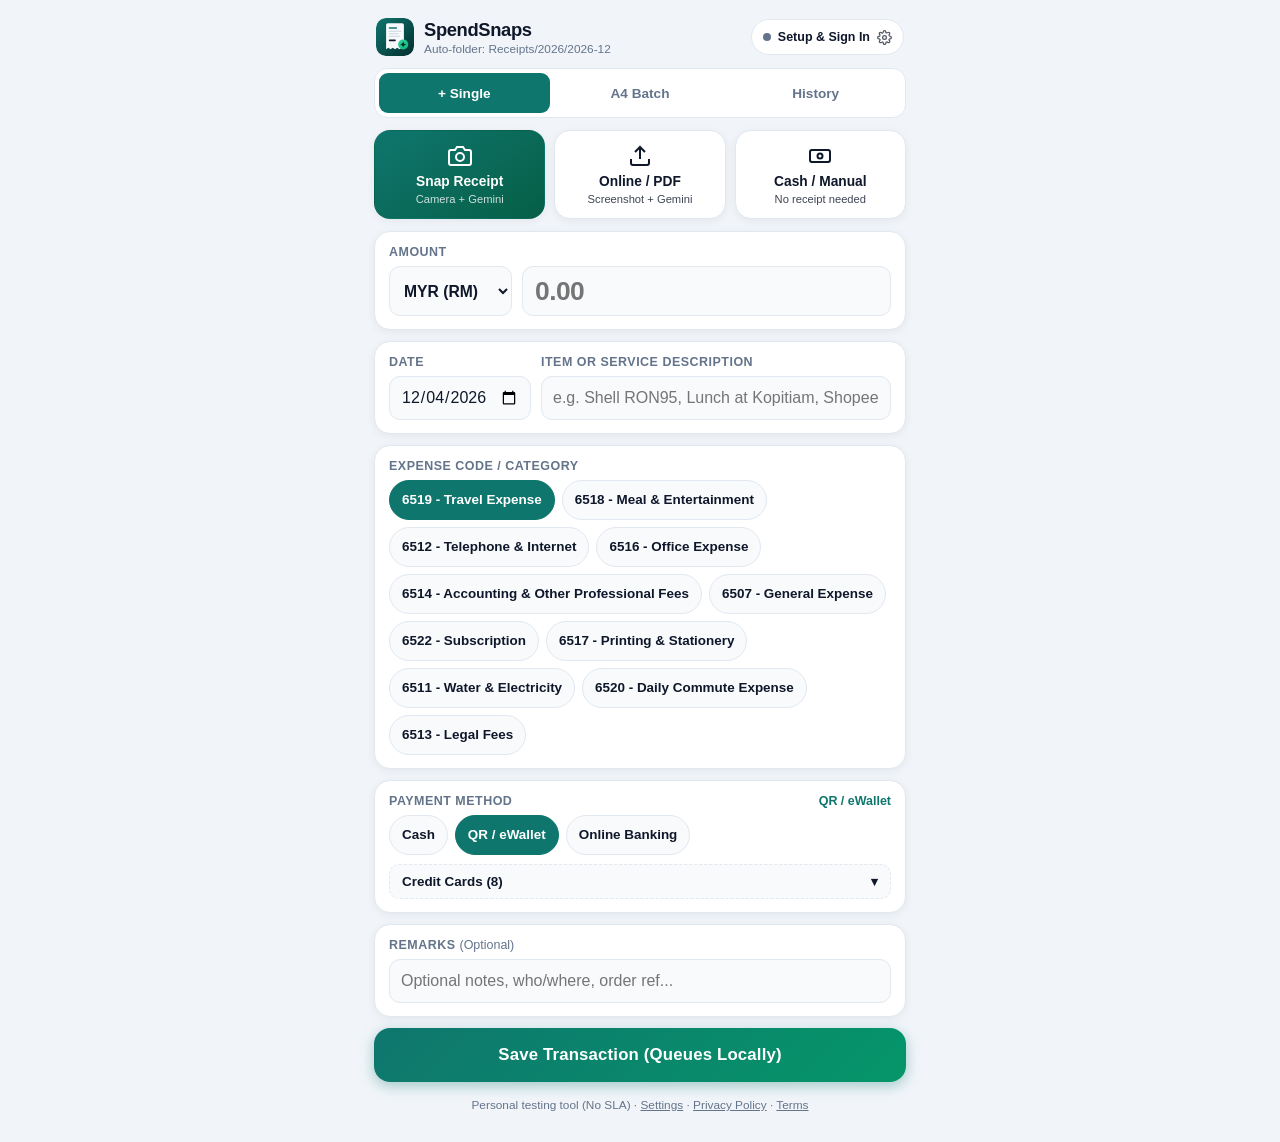
<file: index.html>
<!DOCTYPE html>
<html lang="en">
<head>
  <meta charset="UTF-8" />
  <meta name="viewport" content="width=device-width, initial-scale=1.0, viewport-fit=cover" />
  <meta name="theme-color" content="#0f766e" />
  <meta name="mobile-web-app-capable" content="yes" />
  <meta name="apple-mobile-web-app-capable" content="yes" />
  <meta name="apple-mobile-web-app-title" content="SpendSnaps" />
  <meta name="apple-mobile-web-app-status-bar-style" content="black-translucent" />
  <title>SpendSnaps — Smart Expense Tracker</title>
  <link rel="manifest" href="./manifest.webmanifest" />
  <link rel="icon" type="image/svg+xml" href="./icons/icon.svg" />
  <link rel="apple-touch-icon" href="./icons/icon-192.png" />
  <link rel="stylesheet" href="./styles.css" />
  <!-- Google Identity Services (OAuth 2.0 Token Client for Google Workspace / Gmail) -->
  <script src="https://accounts.google.com/gsi/client" async defer></script>
</head>
<body>
  <div class="app-shell">
    <!-- Top App Header -->
    <header class="topbar">
      <div class="brand">
        <img src="./icons/icon.svg" alt="" class="brand-icon" />
        <div>
          <h1 class="brand-title">SpendSnaps</h1>
          <p class="brand-sub" id="monthFolderHint">Auto-folder: —</p>
        </div>
      </div>

      <div class="topbar-actions">
        <button type="button" id="googleStatusBtn" class="status-pill status-unconfigured" title="Sync Status &amp; Settings">
          <span class="status-dot"></span>
          <span id="googleStatusText" class="status-pill-label">Setup &amp; Sign In</span>
          <svg class="status-gear" viewBox="0 0 24 24" width="15" height="15" fill="none" stroke="currentColor" stroke-width="2" aria-hidden="true">
            <circle cx="12" cy="12" r="3"/>
            <path d="M19.4 15a1.65 1.65 0 0 0 .33 1.82l.06.06a2 2 0 1 1-2.83 2.83l-.06-.06a1.65 1.65 0 0 0-1.82-.33 1.65 1.65 0 0 0-1 1.51V21a2 2 0 0 1-4 0v-.09a1.65 1.65 0 0 0-1-1.51 1.65 1.65 0 0 0-1.82.33l-.06.06a2 2 0 1 1-2.83-2.83l.06-.06a1.65 1.65 0 0 0 .33-1.82 1.65 1.65 0 0 0-1.51-1H3a2 2 0 0 1 0-4h.09a1.65 1.65 0 0 0 1.51-1 1.65 1.65 0 0 0-.33-1.82l-.06-.06a2 2 0 1 1 2.83-2.83l.06.06a1.65 1.65 0 0 0 1.82.33h.08a1.65 1.65 0 0 0 1-1.51V3a2 2 0 0 1 4 0v.09a1.65 1.65 0 0 0 1 1.51h.08a1.65 1.65 0 0 0 1.82-.33l.06-.06a2 2 0 1 1 2.83 2.83l-.06.06a1.65 1.65 0 0 0-.33 1.82v.08a1.65 1.65 0 0 0 1.51 1H21a2 2 0 0 1 0 4h-.09a1.65 1.65 0 0 0-1.51 1z"/>
          </svg>
        </button>
      </div>
    </header>

    <!-- Navigation Switcher -->
    <nav class="main-tabs" role="tablist">
      <button type="button" class="tab-btn active" data-tab="record" role="tab" aria-selected="true">
        + Single
      </button>
      <button type="button" class="tab-btn" data-tab="batch" role="tab" aria-selected="false">
        A4 Batch
      </button>
      <button type="button" class="tab-btn" data-tab="history" role="tab" aria-selected="false">
        History
        <span id="pendingBadge" class="badge hidden">0</span>
      </button>
    </nav>

    <!-- PWA Install Banner (shown when installable on Android Chrome) -->
    <div id="installBanner" class="install-banner hidden">
      <span>Install <strong>SpendSnaps</strong> to your home screen for 1-tap access.</span>
      <button type="button" id="installAppBtn" class="btn-small">Install</button>
    </div>

    <!-- ==================== TAB 1: RECORD SPEND ==================== -->
    <main id="tab-record" class="tab-panel">
      <!-- Hidden file inputs: Camera vs Gallery/PDF -->
      <input type="file" id="cameraInput" accept="image/*" capture="environment" class="sr-only" />
      <input type="file" id="uploadInput" accept="image/*,application/pdf" class="sr-only" />

      <!-- 3 Fast Capture Modes -->
      <section class="capture-grid" aria-label="Entry Mode">
        <button type="button" id="snapReceiptBtn" class="capture-card capture-primary">
          <svg viewBox="0 0 24 24" width="24" height="24" fill="none" stroke="currentColor" stroke-width="2">
            <path d="M23 19a2 2 0 0 1-2 2H3a2 2 0 0 1-2-2V8a2 2 0 0 1 2-2h4l2-3h6l2 3h4a2 2 0 0 1 2 2z"/>
            <circle cx="12" cy="13" r="4"/>
          </svg>
          <span class="capture-title">Snap Receipt</span>
          <span class="capture-sub">Camera + Gemini</span>
        </button>

        <button type="button" id="uploadOnlineBtn" class="capture-card">
          <svg viewBox="0 0 24 24" width="24" height="24" fill="none" stroke="currentColor" stroke-width="2">
            <path d="M21 15v4a2 2 0 0 1-2 2H5a2 2 0 0 1-2-2v-4"/>
            <polyline points="17 8 12 3 7 8"/>
            <line x1="12" y1="3" x2="12" y2="15"/>
          </svg>
          <span class="capture-title">Online / PDF</span>
          <span class="capture-sub">Screenshot + Gemini</span>
        </button>

        <button type="button" id="manualCashBtn" class="capture-card">
          <svg viewBox="0 0 24 24" width="24" height="24" fill="none" stroke="currentColor" stroke-width="2">
            <rect x="2" y="6" width="20" height="12" rx="2"/>
            <circle cx="12" cy="12" r="2.5"/>
            <path d="M6 12h.01M18 12h.01"/>
          </svg>
          <span class="capture-title">Cash / Manual</span>
          <span class="capture-sub">No receipt needed</span>
        </button>
      </section>

      <!-- Gemini Scanning / Receipt Preview Strip -->
      <section id="receiptStrip" class="receipt-strip hidden">
        <div class="receipt-preview-row">
          <div id="receiptThumbWrap" class="receipt-thumb-wrap" title="Tap to inspect receipt">
            <img id="receiptThumbImg" alt="Receipt preview" class="receipt-thumb" />
            <div id="receiptPdfBadge" class="receipt-pdf-badge hidden">PDF</div>
          </div>
          <div class="receipt-meta">
            <div id="geminiStatusLine" class="gemini-status">Receipt attached</div>
            <div id="receiptFileInfo" class="receipt-file-info"></div>
            <div class="receipt-actions">
              <button type="button" id="rescanGeminiBtn" class="btn-ghost-sm">✨ Re-scan with Gemini</button>
              <button type="button" id="removeReceiptBtn" class="btn-ghost-sm danger-text">Remove</button>
            </div>
          </div>
        </div>
      </section>

      <!-- Transaction Form -->
      <form id="expenseForm" class="expense-form" novalidate>
        <!-- Amount + Currency Row -->
        <div class="card-section amount-box">
          <div class="amount-header">
            <label for="amountInput" class="field-label">Amount</label>
            <span id="myrEquivalentBadge" class="myr-eq-badge hidden">≈ RM 0.00</span>
          </div>
          <div class="amount-input-row">
            <select id="currencySelect" class="currency-select" aria-label="Currency"></select>
            <input
              type="number"
              id="amountInput"
              inputmode="decimal"
              step="0.01"
              min="0"
              placeholder="0.00"
              required
              class="amount-input"
            />
          </div>

          <!-- Foreign Currency Exchange Strip (only visible when non-MYR selected) -->
          <div id="fxStrip" class="fx-strip hidden">
            <div class="fx-row">
              <span id="fxLabel">Exchange rate to MYR:</span>
              <input type="number" id="fxRateInput" inputmode="decimal" step="0.00001" min="0" class="fx-rate-input" />
            </div>
            <p class="fx-hint">Sheet logs <strong>MYR</strong> total &amp; saves original currency in Remarks.</p>
          </div>
        </div>

        <!-- Date & Item/Service Description -->
        <div class="card-section two-col-fields">
          <div class="field-group">
            <label for="dateInput" class="field-label">Date</label>
            <input type="date" id="dateInput" required class="text-input" />
          </div>
          <div class="field-group">
            <label for="descriptionInput" class="field-label">Item or Service Description</label>
            <input
              type="text"
              id="descriptionInput"
              placeholder="e.g. Shell RON95, Lunch at Kopitiam, Shopee..."
              required
              class="text-input"
            />
          </div>
        </div>

        <!-- Category / Expense Code Chips -->
        <div class="card-section">
          <label class="field-label">Expense Code / Category</label>
          <div id="categoryChips" class="chip-grid" role="radiogroup" aria-label="Expense Code / Category"></div>
        </div>

        <!-- 2-Tier Payment Method Chips -->
        <div class="card-section">
          <div class="section-label-row">
            <label class="field-label">Payment Method</label>
            <span id="selectedPaymentLabel" class="selected-pill-hint"></span>
          </div>
          <div id="quickPaymentChips" class="chip-grid"></div>

          <button type="button" id="toggleCardsDrawerBtn" class="cards-drawer-toggle">
            <span id="cardsDrawerBtnText">Credit Cards (8)</span>
            <span id="cardsDrawerChevron">▾</span>
          </button>

          <div id="cardPaymentChips" class="chip-grid cards-grid hidden"></div>
        </div>

        <!-- Remarks -->
        <div class="card-section">
          <label for="remarksInput" class="field-label">Remarks <span class="optional-tag">(Optional)</span></label>
          <input
            type="text"
            id="remarksInput"
            placeholder="Optional notes, who/where, order ref..."
            class="text-input"
          />
        </div>

        <!-- Sticky / Prominent Submit -->
        <button type="submit" id="saveExpenseBtn" class="btn-submit">
          Save Transaction
        </button>
      </form>
    </main>

    <!-- ==================== TAB 2: A4 MULTI-RECEIPT BATCH ==================== -->
    <section id="tab-batch" class="tab-panel hidden">
      <input type="file" id="batchCameraInput" accept="image/*" capture="environment" class="sr-only" />
      <input type="file" id="batchUploadInput" accept="image/*,application/pdf" class="sr-only" />

      <div class="batch-capture-grid" aria-label="A4 Multi-Receipt Capture">
        <button type="button" id="snapBatchBtn" class="capture-card capture-primary">
          <svg viewBox="0 0 24 24" width="24" height="24" fill="none" stroke="currentColor" stroke-width="2">
            <rect x="4" y="2" width="16" height="20" rx="2"/>
            <line x1="8" y1="7" x2="16" y2="7"/>
            <line x1="8" y1="12" x2="16" y2="12"/>
            <line x1="8" y1="17" x2="13" y2="17"/>
          </svg>
          <span class="capture-title">Snap A4 Sheet</span>
          <span class="capture-sub">Multiple receipts on 1 page</span>
        </button>

        <button type="button" id="uploadBatchBtn" class="capture-card">
          <svg viewBox="0 0 24 24" width="24" height="24" fill="none" stroke="currentColor" stroke-width="2">
            <path d="M21 15v4a2 2 0 0 1-2 2H5a2 2 0 0 1-2-2v-4"/>
            <polyline points="17 8 12 3 7 8"/>
            <line x1="12" y1="3" x2="12" y2="15"/>
          </svg>
          <span class="capture-title">Upload A4 / PDF</span>
          <span class="capture-sub">Photo or scanned sheet</span>
        </button>
      </div>

      <p class="batch-hint-banner">
        Stick multiple monthly receipts onto an A4 sheet and snap once. Gemini extracts each receipt into its own row while uploading the intact A4 photo once to Google Drive.
      </p>

      <!-- A4 Sheet Preview & Scan Status -->
      <div id="batchStrip" class="receipt-strip hidden">
        <div class="receipt-preview-row">
          <div id="batchThumbWrap" class="receipt-thumb-wrap" title="Tap to zoom A4 sheet">
            <img id="batchThumbImg" alt="A4 receipts preview" class="receipt-thumb" />
            <div id="batchPdfBadge" class="receipt-pdf-badge hidden">PDF</div>
          </div>
          <div class="receipt-meta">
            <div id="batchStatusLine" class="gemini-status">A4 sheet attached</div>
            <div id="batchFileInfo" class="receipt-file-info"></div>
            <div class="receipt-actions">
              <button type="button" id="rescanBatchBtn" class="btn-ghost-sm">✨ Re-scan A4</button>
              <button type="button" id="addBatchItemBtn" class="btn-ghost-sm">+ Add Missed</button>
              <button type="button" id="clearBatchBtn" class="btn-ghost-sm danger-text">Clear</button>
            </div>
          </div>
        </div>
      </div>

      <!-- Default Payment Method Bar for unmarked slips on the A4 page -->
      <div id="batchDefaultBar" class="card-section batch-default-bar hidden">
        <div class="batch-default-row">
          <label for="batchDefaultPaymentSelect" class="field-label" style="margin-bottom:0">
            Default Payment (Unmarked Slips)
          </label>
          <div class="batch-default-controls">
            <select id="batchDefaultPaymentSelect" class="batch-select"></select>
            <button type="button" id="applyDefaultPaymentAllBtn" class="btn-ghost-sm">Apply All</button>
          </div>
        </div>
      </div>

      <!-- Extracted Receipt Cards -->
      <div id="batchItemsList" class="batch-items-list"></div>

      <button type="button" id="saveBatchBtn" class="btn-submit hidden">
        Save All Receipts to Google Sheet
      </button>
    </section>

    <!-- ==================== TAB 3: HISTORY & SUMMARY ==================== -->
    <section id="tab-history" class="tab-panel hidden">
      <!-- Pending Offline Sync Banner -->
      <div id="pendingSyncCard" class="pending-card hidden">
        <div>
          <strong id="pendingCountTitle">1 unsynced entry</strong>
          <p class="pending-sub">Saved safely on your phone. Sync to upload receipts &amp; rows to Google.</p>
        </div>
        <button type="button" id="syncPendingNowBtn" class="btn-small">Sync Now</button>
      </div>

      <!-- Quick Monthly Summary Card -->
      <div class="card-section summary-card">
        <div class="summary-top">
          <div>
            <span class="field-label">Month Filter</span>
            <select id="historyMonthSelect" class="month-select"></select>
          </div>
          <div class="summary-total-box">
            <span class="field-label">Monthly Total</span>
            <div id="historyMonthTotal" class="summary-big-total">RM 0.00</div>
          </div>
        </div>

        <div id="categoryBreakdownBars" class="breakdown-bars"></div>

        <div class="summary-actions">
          <button type="button" id="refreshCloudHistoryBtn" class="btn-outline-sm">↻ Refresh from Sheet</button>
          <a id="openFullSheetBtn" href="#" target="_blank" rel="noopener" class="btn-outline-sm hidden">
            Open Full Dashboard in Sheets ↗
          </a>
        </div>
      </div>

      <!-- Recent Transactions List -->
      <div class="card-section">
        <h2 class="section-heading">Transactions</h2>
        <div id="historyList" class="history-list"></div>
      </div>
    </section>

    <footer style="text-align:center; padding: 16px 4px 2px; font-size: 0.74rem; color: var(--text-muted);">
      Personal testing tool (No SLA) &middot;
      <button type="button" id="footerSettingsBtn" style="background:none; border:none; padding:0; font:inherit; color: var(--text-muted); text-decoration:underline; cursor:pointer;">Settings</button> &middot;
      <a href="./privacy.html" style="color: var(--text-muted);">Privacy Policy</a> &middot;
      <a href="./terms.html" style="color: var(--text-muted);">Terms</a>
    </footer>
  </div>

  <!-- ==================== RECEIPT LIGHTBOX MODAL ==================== -->
  <div id="lightboxModal" class="modal-backdrop hidden" role="dialog" aria-modal="true">
    <div class="lightbox-box">
      <img id="lightboxImg" alt="Full receipt" class="lightbox-img" />
      <button type="button" id="closeLightboxBtn" class="btn-small">Close Preview</button>
    </div>
  </div>

  <!-- ==================== SETTINGS MODAL ==================== -->
  <div id="settingsModal" class="modal-backdrop hidden" role="dialog" aria-modal="true" aria-labelledby="settingsTitle">
    <div class="modal-sheet">
      <div class="modal-header">
        <h2 id="settingsTitle">Settings &amp; Cloud Setup</h2>
        <button type="button" id="closeSettingsBtn" class="icon-btn" aria-label="Close Settings">✕</button>
      </div>

      <div class="modal-body">
        <!-- 1. Gemini AI -->
        <div class="settings-block">
          <h3>1. Gemini Receipt Auto-Fill</h3>
          <p class="settings-help">
            Reads snapped receipts, card slips &amp; online screenshots in ~2s. Stored locally on this device only.
            <a href="https://aistudio.google.com/apikey" target="_blank" rel="noopener">Get API Key ↗</a>
          </p>
          <label class="field-label" for="geminiKeyInput">Gemini API Key</label>
          <div class="input-with-btn">
            <input type="password" id="geminiKeyInput" placeholder="AIzaSy..." class="text-input" autocomplete="off" />
            <button type="button" id="toggleKeyVisBtn" class="btn-outline-sm">Show</button>
          </div>

          <label class="field-label mt-sm" for="geminiModelSelect">Gemini Model <span class="optional-tag">(Auto-switches backup models on 503 traffic spikes)</span></label>
          <select id="geminiModelSelect" class="text-input"></select>
        </div>

        <!-- 2. Google Workspace Sync & Bukku Export -->
        <div class="settings-block">
          <h3>2. Google Sheets &amp; Bukku Export</h3>
          <p class="settings-help">
            Each signed-in user gets their own private <code>Expense Tracker</code> Drive folder
            (<code>Receipts/YYYY/YYYY-MM</code>) and 4-tab <code>Expense Ledger</code> Sheet
            (including a ready-to-copy <code>Bukku Export</code> tab).
          </p>
          <label class="field-label" for="bukkuEmployeeInput">Bukku Employee Name <span class="optional-tag">(Contact's legal name in Bukku)</span></label>
          <input
            type="text"
            id="bukkuEmployeeInput"
            placeholder="Exact Contact legal name in Bukku"
            class="text-input"
          />

          <label class="field-label mt-sm" for="googleClientIdInput">Google OAuth Client ID</label>
          <input
            type="text"
            id="googleClientIdInput"
            placeholder="123456789-abc...apps.googleusercontent.com"
            class="text-input"
          />

          <div class="settings-btn-row mt-sm">
            <button type="button" id="settingsGoogleConnectBtn" class="btn-primary-sm">
              Sign in with Google
            </button>
            <button type="button" id="settingsGoogleSignOutBtn" class="btn-outline-sm hidden">
              Sign Out
            </button>
            <a id="openSheetSettingsBtn" href="#" target="_blank" rel="noopener" class="btn-outline-sm hidden">
              Open Google Sheet ↗
            </a>
            <button type="button" id="repairDashboardBtn" class="btn-outline-sm">
              ↻ Upgrade / Repair Sheet Tabs
            </button>
            <button type="button" id="copyColleagueLinkBtn" class="btn-outline-sm">
              Copy Colleague Invite Link
            </button>
          </div>
          <p id="connectedAccountInfo" class="settings-connected-note"></p>
          <label style="display:flex; align-items:flex-start; gap:8px; margin-top:10px; font-size:0.78rem; color:var(--text-muted); cursor:pointer; line-height:1.4;">
            <input type="checkbox" id="shareUsagePingCheckbox" checked style="margin-top:2px; accent-color:var(--primary);" />
            <span>Share basic active-tester status (Name, Email &amp; Device only — never receipts, amounts, or keys). <a href="./privacy.html" target="_blank" rel="noopener">Privacy Policy</a></span>
          </label>
        </div>

        <!-- 3. Expense Codes / Categories -->
        <div class="settings-block">
          <h3>3. Expense Codes / Categories</h3>
          <p class="settings-help">One expense code or category per line. Synced with your Sheet's <code>Settings</code> tab.</p>
          <textarea id="categoriesTextarea" rows="8" class="text-input mono-textarea"></textarea>

          <div class="settings-btn-row mt-sm">
            <button type="button" id="loadExpenseCodesPresetBtn" class="btn-outline-sm">
              Load 65xx Expense Codes
            </button>
            <button type="button" id="loadPersonalCategoriesPresetBtn" class="btn-outline-sm">
              Personal Family Preset
            </button>
          </div>
        </div>

        <!-- 4. Payment Methods & Card Last-4 Digits -->
        <div class="settings-block">
          <div class="section-label-row">
            <h3>4. Payment Methods &amp; Cards</h3>
          </div>
          <p class="settings-help">
            Format: <code>Name | quick or card | Optional card last-4 digits or hints</code><br/>
            <em>Tip: Add your card's last 4 digits (e.g. <code>RHB Shell | card | 4821, Shell</code>) so Gemini auto-selects that exact card from receipts!</em>
          </p>
          <textarea id="paymentMethodsTextarea" rows="9" class="text-input mono-textarea"></textarea>

          <div class="settings-btn-row mt-sm">
            <button type="button" id="loadMyCardsPresetBtn" class="btn-outline-sm">
              Load My 8-Card Preset
            </button>
            <button type="button" id="loadColleaguePresetBtn" class="btn-outline-sm">
              Colleague Simple Preset
            </button>
          </div>
        </div>
      </div>

      <div class="modal-footer">
        <button type="button" id="pullSheetSettingsBtn" class="btn-outline-sm">Pull from Sheet</button>
        <button type="button" id="saveSettingsBtn" class="btn-primary-sm">Save Settings</button>
      </div>
    </div>
  </div>

  <!-- Toast Notification -->
  <div id="toast" class="toast hidden" role="status" aria-live="polite"></div>

  <script type="module" src="./js/app.js"></script>
</body>
</html>
</file>
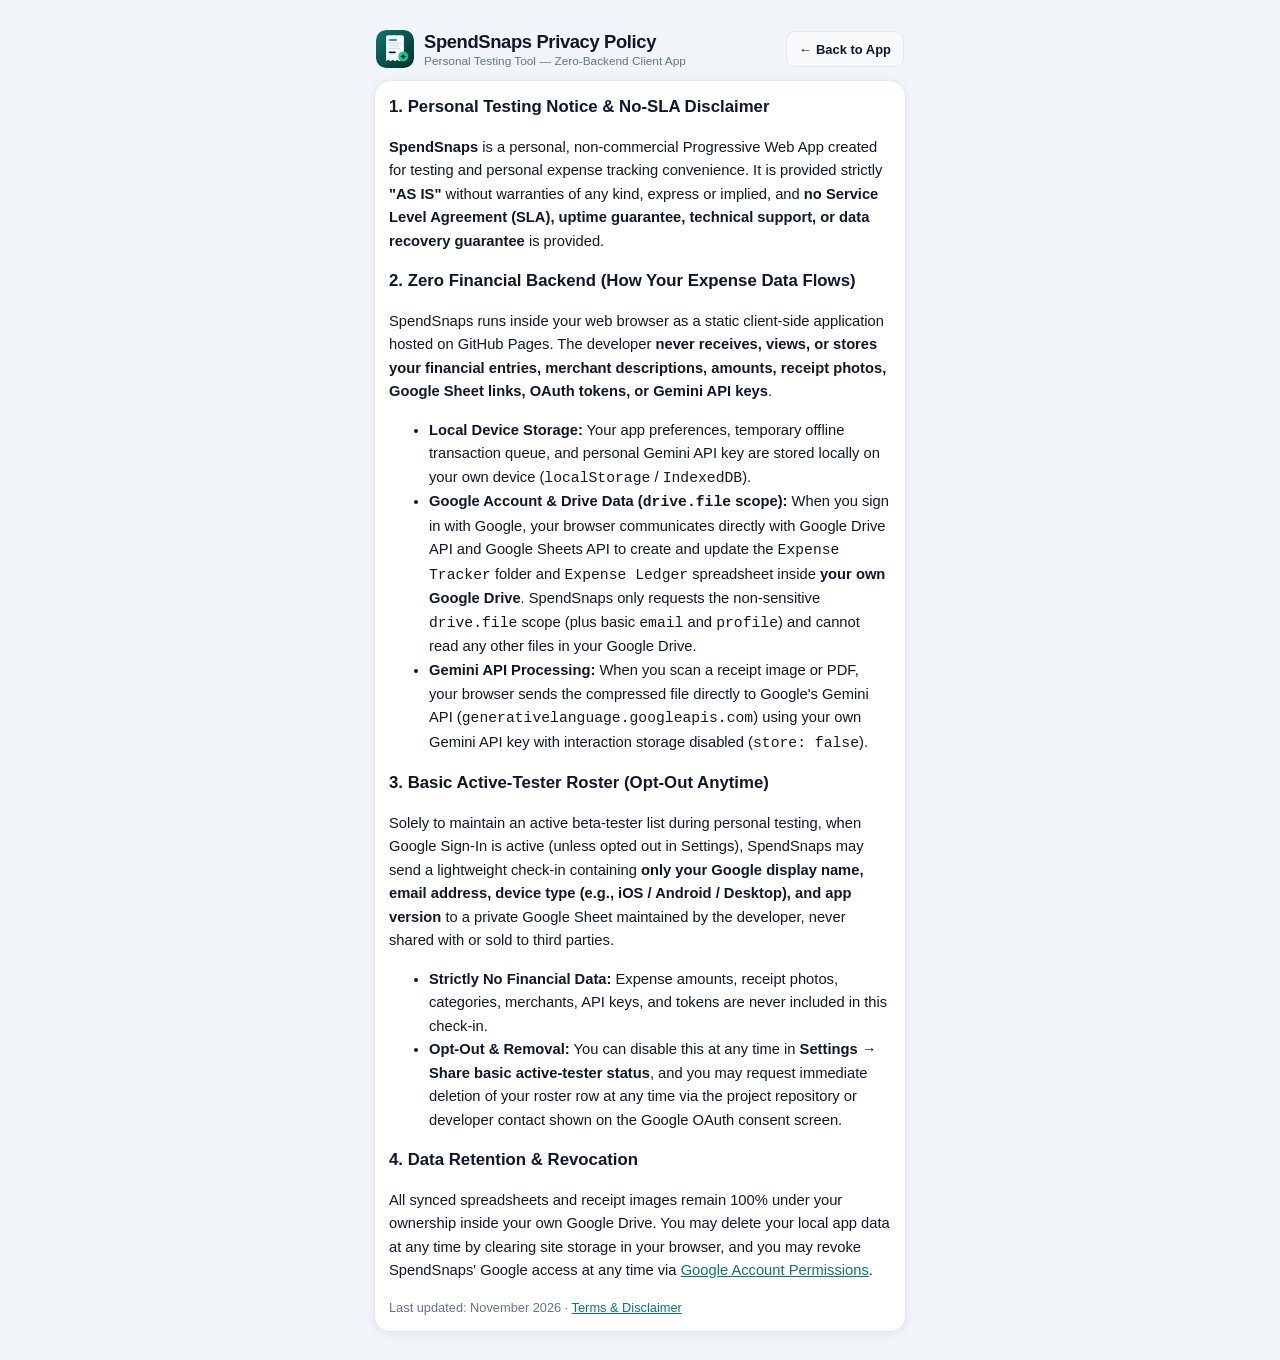
<file: privacy.html>
<!DOCTYPE html>
<html lang="en">
<head>
  <meta charset="UTF-8" />
  <meta name="viewport" content="width=device-width, initial-scale=1.0" />
  <title>Privacy Policy &amp; Disclaimer — SpendSnaps</title>
  <link rel="icon" type="image/svg+xml" href="./icons/icon.svg" />
  <link rel="stylesheet" href="./styles.css" />
</head>
<body>
  <div class="app-shell" style="padding-top: 24px;">
    <header class="topbar">
      <div class="brand">
        <img src="./icons/icon.svg" alt="SpendSnaps Logo" class="brand-icon" />
        <div>
          <h1 class="brand-title">SpendSnaps Privacy Policy</h1>
          <p class="brand-sub">Personal Testing Tool — Zero-Backend Client App</p>
        </div>
      </div>
      <a href="./index.html" class="btn-outline-sm">← Back to App</a>
    </header>

    <div class="card-section" style="line-height: 1.6; font-size: 0.92rem;">
      <h2 style="margin-top: 0; font-size: 1.05rem;">1. Personal Testing Notice &amp; No-SLA Disclaimer</h2>
      <p>
        <strong>SpendSnaps</strong> is a personal, non-commercial Progressive Web App created for testing and personal expense tracking convenience.
        It is provided strictly <strong>"AS IS"</strong> without warranties of any kind, express or implied, and <strong>no Service Level Agreement (SLA), uptime guarantee, technical support, or data recovery guarantee</strong> is provided.
      </p>

      <h2 style="font-size: 1.05rem;">2. Zero Financial Backend (How Your Expense Data Flows)</h2>
      <p>
        SpendSnaps runs inside your web browser as a static client-side application hosted on GitHub Pages.
        The developer <strong>never receives, views, or stores your financial entries, merchant descriptions, amounts, receipt photos, Google Sheet links, OAuth tokens, or Gemini API keys</strong>.
      </p>
      <ul>
        <li><strong>Local Device Storage:</strong> Your app preferences, temporary offline transaction queue, and personal Gemini API key are stored locally on your own device (<code>localStorage</code> / <code>IndexedDB</code>).</li>
        <li><strong>Google Account &amp; Drive Data (<code>drive.file</code> scope):</strong> When you sign in with Google, your browser communicates directly with Google Drive API and Google Sheets API to create and update the <code>Expense Tracker</code> folder and <code>Expense Ledger</code> spreadsheet inside <strong>your own Google Drive</strong>. SpendSnaps only requests the non-sensitive <code>drive.file</code> scope (plus basic <code>email</code> and <code>profile</code>) and cannot read any other files in your Google Drive.</li>
        <li><strong>Gemini API Processing:</strong> When you scan a receipt image or PDF, your browser sends the compressed file directly to Google's Gemini API (<code>generativelanguage.googleapis.com</code>) using your own Gemini API key with interaction storage disabled (<code>store: false</code>).</li>
      </ul>

      <h2 style="font-size: 1.05rem;">3. Basic Active-Tester Roster (Opt-Out Anytime)</h2>
      <p>
        Solely to maintain an active beta-tester list during personal testing, when Google Sign-In is active (unless opted out in Settings), SpendSnaps may send a lightweight check-in containing <strong>only your Google display name, email address, device type (e.g., iOS / Android / Desktop), and app version</strong> to a private Google Sheet maintained by the developer, never shared with or sold to third parties.
      </p>
      <ul>
        <li><strong>Strictly No Financial Data:</strong> Expense amounts, receipt photos, categories, merchants, API keys, and tokens are never included in this check-in.</li>
        <li><strong>Opt-Out &amp; Removal:</strong> You can disable this at any time in <strong>Settings → Share basic active-tester status</strong>, and you may request immediate deletion of your roster row at any time via the project repository or developer contact shown on the Google OAuth consent screen.</li>
      </ul>

      <h2 style="font-size: 1.05rem;">4. Data Retention &amp; Revocation</h2>
      <p>
        All synced spreadsheets and receipt images remain 100% under your ownership inside your own Google Drive. You may delete your local app data at any time by clearing site storage in your browser, and you may revoke SpendSnaps' Google access at any time via <a href="https://myaccount.google.com/permissions" target="_blank" rel="noopener" style="color: var(--primary);">Google Account Permissions</a>.
      </p>

      <p style="color: var(--text-muted); font-size: 0.8rem; margin-bottom: 0;">
        Last updated: November 2026 &middot; <a href="./terms.html" style="color: var(--primary);">Terms &amp; Disclaimer</a>
      </p>
    </div>
  </div>
</body>
</html>
</file>
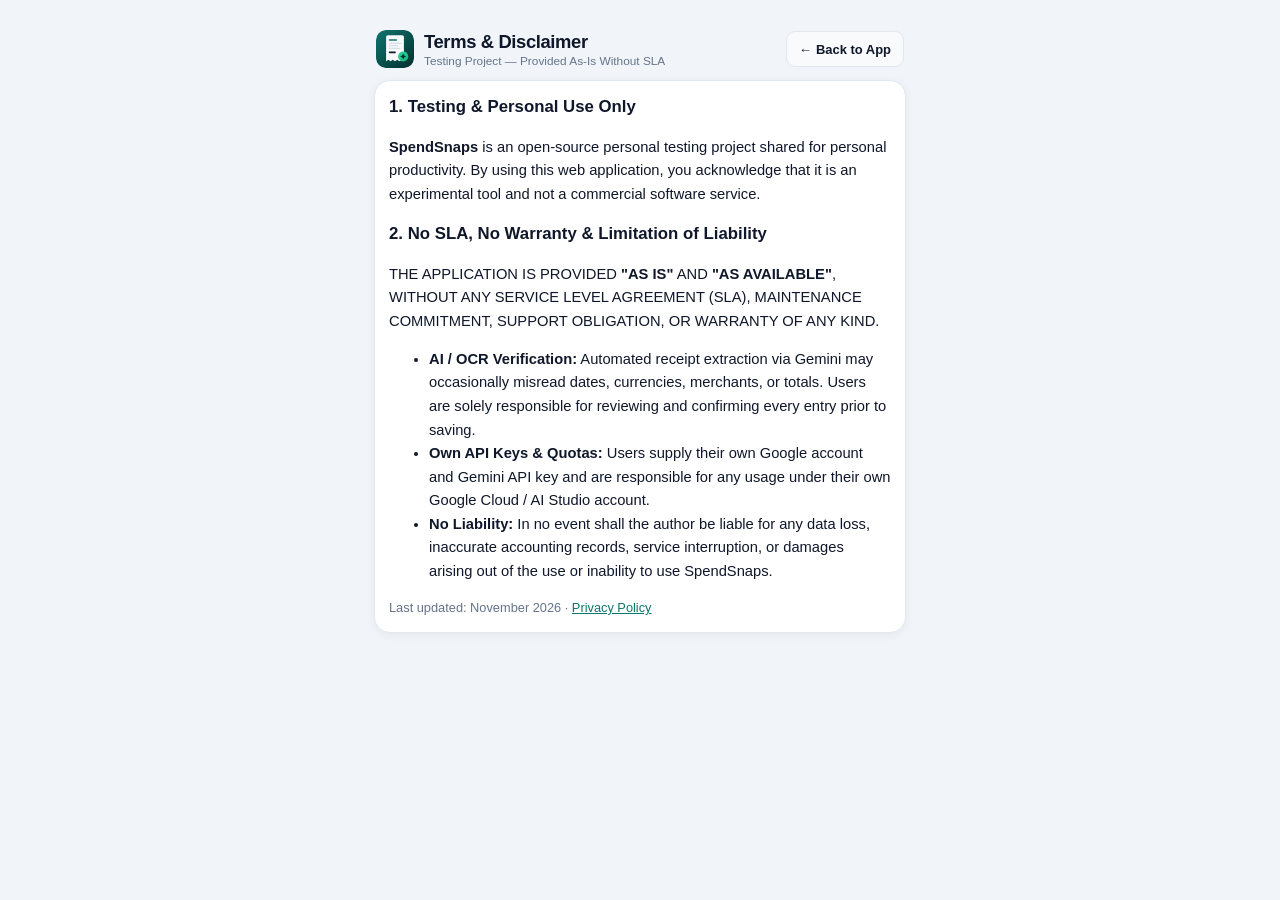
<file: terms.html>
<!DOCTYPE html>
<html lang="en">
<head>
  <meta charset="UTF-8" />
  <meta name="viewport" content="width=device-width, initial-scale=1.0" />
  <title>Terms of Use &amp; No-SLA Notice — SpendSnaps</title>
  <link rel="icon" type="image/svg+xml" href="./icons/icon.svg" />
  <link rel="stylesheet" href="./styles.css" />
</head>
<body>
  <div class="app-shell" style="padding-top: 24px;">
    <header class="topbar">
      <div class="brand">
        <img src="./icons/icon.svg" alt="SpendSnaps Logo" class="brand-icon" />
        <div>
          <h1 class="brand-title">Terms &amp; Disclaimer</h1>
          <p class="brand-sub">Testing Project — Provided As-Is Without SLA</p>
        </div>
      </div>
      <a href="./index.html" class="btn-outline-sm">← Back to App</a>
    </header>

    <div class="card-section" style="line-height: 1.6; font-size: 0.92rem;">
      <h2 style="margin-top: 0; font-size: 1.05rem;">1. Testing &amp; Personal Use Only</h2>
      <p>
        <strong>SpendSnaps</strong> is an open-source personal testing project shared for personal productivity. By using this web application, you acknowledge that it is an experimental tool and not a commercial software service.
      </p>

      <h2 style="font-size: 1.05rem;">2. No SLA, No Warranty &amp; Limitation of Liability</h2>
      <p>
        THE APPLICATION IS PROVIDED <strong>"AS IS"</strong> AND <strong>"AS AVAILABLE"</strong>, WITHOUT ANY SERVICE LEVEL AGREEMENT (SLA), MAINTENANCE COMMITMENT, SUPPORT OBLIGATION, OR WARRANTY OF ANY KIND.
      </p>
      <ul>
        <li><strong>AI / OCR Verification:</strong> Automated receipt extraction via Gemini may occasionally misread dates, currencies, merchants, or totals. Users are solely responsible for reviewing and confirming every entry prior to saving.</li>
        <li><strong>Own API Keys &amp; Quotas:</strong> Users supply their own Google account and Gemini API key and are responsible for any usage under their own Google Cloud / AI Studio account.</li>
        <li><strong>No Liability:</strong> In no event shall the author be liable for any data loss, inaccurate accounting records, service interruption, or damages arising out of the use or inability to use SpendSnaps.</li>
      </ul>

      <p style="color: var(--text-muted); font-size: 0.8rem; margin-bottom: 0;">
        Last updated: November 2026 &middot; <a href="./privacy.html" style="color: var(--primary);">Privacy Policy</a>
      </p>
    </div>
  </div>
</body>
</html>
</file>
<file: styles.css>
:root {
  --bg: #f1f5f9;
  --surface: #ffffff;
  --surface-subtle: #f8fafc;
  --border: #e2e8f0;
  --text: #0f172a;
  --text-muted: #64748b;
  --primary: #0f766e;
  --primary-hover: #0d9488;
  --primary-soft: #ccfbf1;
  --primary-soft-text: #115e59;
  --accent: #10b981;
  --amber: #d97706;
  --amber-bg: #fef3c7;
  --danger: #dc2626;
  --shadow: 0 2px 10px rgba(15, 23, 42, 0.06);
  --radius: 16px;
  --radius-sm: 11px;
}

@media (prefers-color-scheme: dark) {
  :root {
    --bg: #090e17;
    --surface: #111827;
    --surface-subtle: #1e293b;
    --border: #263349;
    --text: #f8fafc;
    --text-muted: #94a3b8;
    --primary: #14b8a6;
    --primary-hover: #2dd4bf;
    --primary-soft: rgba(20, 184, 166, 0.18);
    --primary-soft-text: #5eead4;
    --accent: #34d399;
    --amber: #fbbf24;
    --amber-bg: rgba(251, 191, 36, 0.14);
    --danger: #f87171;
    --shadow: 0 4px 18px rgba(0, 0, 0, 0.35);
  }
}

*,
*::before,
*::after {
  box-sizing: border-box;
}

html,
body {
  margin: 0;
  padding: 0;
  background: var(--bg);
  color: var(--text);
  font-family: -apple-system, BlinkMacSystemFont, "Segoe UI", Roboto, Inter, sans-serif;
  -webkit-tap-highlight-color: transparent;
}

.sr-only {
  position: absolute;
  width: 1px;
  height: 1px;
  overflow: hidden;
  clip: rect(0, 0, 0, 0);
  white-space: nowrap;
}

.hidden {
  display: none !important;
}

.app-shell {
  max-width: 560px;
  margin: 0 auto;
  padding: calc(12px + env(safe-area-inset-top, 0px)) 14px calc(28px + env(safe-area-inset-bottom, 0px));
}

/* Top Header */
.topbar {
  display: flex;
  align-items: center;
  justify-content: space-between;
  gap: 8px;
  padding: 6px 2px 12px;
}

.brand {
  display: flex;
  align-items: center;
  gap: 10px;
  min-width: 0;
}

.brand-icon {
  width: 38px;
  height: 38px;
  border-radius: 10px;
  flex-shrink: 0;
}

.brand-title {
  margin: 0;
  font-size: 1.15rem;
  font-weight: 700;
  letter-spacing: -0.02em;
}

.brand-sub {
  margin: 1px 0 0;
  font-size: 0.74rem;
  color: var(--text-muted);
  white-space: nowrap;
  overflow: hidden;
  text-overflow: ellipsis;
}

.topbar-actions {
  display: flex;
  align-items: center;
  gap: 6px;
}

.icon-btn {
  display: inline-flex;
  align-items: center;
  justify-content: center;
  width: 38px;
  height: 38px;
  border-radius: 10px;
  border: 1px solid var(--border);
  background: var(--surface);
  color: var(--text);
  cursor: pointer;
  text-decoration: none;
}

.icon-btn:active {
  transform: scale(0.96);
}

/* Google Sync Status & Settings Pill */
.status-pill {
  display: inline-flex;
  align-items: center;
  gap: 7px;
  height: 36px;
  padding: 0 11px;
  border-radius: 999px;
  border: 1px solid var(--border);
  background: var(--surface);
  color: var(--text);
  font-size: 0.78rem;
  font-weight: 600;
  cursor: pointer;
  max-width: 190px;
  flex-shrink: 0;
}

.status-pill-label {
  white-space: nowrap;
  overflow: hidden;
  text-overflow: ellipsis;
  min-width: 0;
}

.status-gear {
  flex-shrink: 0;
  opacity: 0.72;
}

.status-dot {
  width: 8px;
  height: 8px;
  border-radius: 50%;
  flex-shrink: 0;
  background: var(--text-muted);
}

.status-connected .status-dot {
  background: #10b981;
  box-shadow: 0 0 0 3px rgba(16, 185, 129, 0.22);
}

.status-expired {
  border-color: var(--amber);
  background: var(--amber-bg);
}

.status-expired .status-dot {
  background: var(--amber);
}

/* Main Navigation Tabs */
.main-tabs {
  display: grid;
  grid-template-columns: repeat(3, 1fr);
  gap: 5px;
  padding: 4px;
  background: var(--surface);
  border: 1px solid var(--border);
  border-radius: 13px;
  margin-bottom: 12px;
}

.tab-btn {
  display: inline-flex;
  align-items: center;
  justify-content: center;
  gap: 5px;
  height: 40px;
  padding: 0 6px;
  border: none;
  border-radius: 9px;
  background: transparent;
  color: var(--text-muted);
  font-size: 0.85rem;
  font-weight: 600;
  cursor: pointer;
  white-space: nowrap;
}

.tab-btn.active {
  background: var(--primary);
  color: #ffffff;
}

@media (prefers-color-scheme: dark) {
  .tab-btn.active {
    color: #042f2e;
  }
}

.badge {
  display: inline-flex;
  align-items: center;
  justify-content: center;
  min-width: 20px;
  height: 20px;
  padding: 0 6px;
  border-radius: 999px;
  background: var(--amber);
  color: #0f172a;
  font-size: 0.72rem;
  font-weight: 700;
}

/* Install Banner */
.install-banner {
  display: flex;
  align-items: center;
  justify-content: space-between;
  gap: 10px;
  padding: 10px 14px;
  margin-bottom: 12px;
  border-radius: var(--radius-sm);
  background: var(--primary-soft);
  color: var(--primary-soft-text);
  font-size: 0.84rem;
}

/* 3 Capture Mode Buttons */
.capture-grid {
  display: grid;
  grid-template-columns: repeat(3, 1fr);
  gap: 9px;
  margin-bottom: 12px;
}

.capture-card {
  display: flex;
  flex-direction: column;
  align-items: center;
  justify-content: center;
  gap: 4px;
  padding: 13px 8px;
  border-radius: var(--radius);
  border: 1.5px solid var(--border);
  background: var(--surface);
  color: var(--text);
  cursor: pointer;
  box-shadow: var(--shadow);
  transition: transform 0.1s ease, border-color 0.15s ease;
}

.capture-card:active {
  transform: scale(0.97);
}

.capture-primary {
  background: linear-gradient(145deg, #0f766e, #065f46);
  border-color: transparent;
  color: #ffffff;
}

.capture-title {
  font-size: 0.86rem;
  font-weight: 700;
  margin-top: 2px;
}

.capture-sub {
  font-size: 0.7rem;
  opacity: 0.8;
}

/* Receipt Preview & Gemini Status Strip */
.receipt-strip {
  padding: 12px;
  margin-bottom: 12px;
  border-radius: var(--radius);
  border: 1.5px solid var(--primary);
  background: var(--surface);
  box-shadow: var(--shadow);
}

.receipt-strip.scanning {
  animation: pulseBorder 1.3s infinite ease-in-out;
}

@keyframes pulseBorder {
  0%, 100% {
    border-color: var(--primary);
  }
  50% {
    border-color: var(--amber);
  }
}

.receipt-preview-row {
  display: flex;
  align-items: center;
  gap: 12px;
}

.receipt-thumb-wrap {
  width: 64px;
  height: 76px;
  border-radius: 10px;
  overflow: hidden;
  border: 1px solid var(--border);
  background: var(--surface-subtle);
  display: flex;
  align-items: center;
  justify-content: center;
  flex-shrink: 0;
  cursor: pointer;
}

.receipt-thumb {
  width: 100%;
  height: 100%;
  object-fit: cover;
}

.receipt-pdf-badge {
  font-weight: 800;
  font-size: 0.95rem;
  color: var(--primary);
}

.receipt-meta {
  flex: 1;
  min-width: 0;
}

.gemini-status {
  font-size: 0.86rem;
  font-weight: 700;
  color: var(--primary);
  margin-bottom: 2px;
}

.receipt-file-info {
  font-size: 0.75rem;
  color: var(--text-muted);
  margin-bottom: 6px;
  white-space: nowrap;
  overflow: hidden;
  text-overflow: ellipsis;
}

.receipt-actions {
  display: flex;
  gap: 8px;
  flex-wrap: wrap;
}

.btn-ghost-sm {
  padding: 4px 9px;
  border-radius: 7px;
  border: 1px solid var(--border);
  background: var(--surface-subtle);
  color: var(--text);
  font-size: 0.76rem;
  font-weight: 600;
  cursor: pointer;
}

.danger-text {
  color: var(--danger);
}

/* Form Cards */
.expense-form {
  display: flex;
  flex-direction: column;
  gap: 11px;
}

.card-section {
  background: var(--surface);
  border: 1px solid var(--border);
  border-radius: var(--radius);
  padding: 13px 14px;
  box-shadow: var(--shadow);
}

.field-label {
  display: block;
  font-size: 0.78rem;
  font-weight: 700;
  text-transform: uppercase;
  letter-spacing: 0.04em;
  color: var(--text-muted);
  margin-bottom: 7px;
}

.optional-tag {
  font-weight: 500;
  text-transform: none;
  letter-spacing: 0;
}

/* Hero Amount Input */
.amount-header {
  display: flex;
  align-items: center;
  justify-content: space-between;
}

.myr-eq-badge {
  font-size: 0.82rem;
  font-weight: 700;
  padding: 2px 8px;
  border-radius: 999px;
  background: var(--primary-soft);
  color: var(--primary-soft-text);
}

.amount-input-row {
  display: flex;
  align-items: center;
  gap: 10px;
}

.currency-select {
  height: 50px;
  padding: 0 10px;
  border-radius: var(--radius-sm);
  border: 1.5px solid var(--border);
  background: var(--surface-subtle);
  color: var(--text);
  font-size: 0.98rem;
  font-weight: 700;
}

.amount-input {
  flex: 1;
  min-width: 0;
  height: 50px;
  padding: 0 12px;
  border-radius: var(--radius-sm);
  border: 1.5px solid var(--border);
  background: var(--surface-subtle);
  color: var(--text);
  font-size: 1.65rem;
  font-weight: 800;
  letter-spacing: -0.02em;
}

.amount-input:focus,
.text-input:focus,
.currency-select:focus {
  outline: none;
  border-color: var(--primary);
}

/* FX Strip */
.fx-strip {
  margin-top: 10px;
  padding-top: 10px;
  border-top: 1px dashed var(--border);
}

.fx-row {
  display: flex;
  align-items: center;
  justify-content: space-between;
  gap: 10px;
  font-size: 0.85rem;
}

.fx-rate-input {
  width: 115px;
  height: 36px;
  padding: 0 8px;
  border-radius: 8px;
  border: 1px solid var(--border);
  background: var(--surface-subtle);
  color: var(--text);
  font-size: 0.95rem;
  font-weight: 600;
  text-align: right;
}

.fx-hint {
  margin: 5px 0 0;
  font-size: 0.74rem;
  color: var(--text-muted);
}

/* Date & Description */
.two-col-fields {
  display: grid;
  grid-template-columns: 142px 1fr;
  gap: 10px;
}

@media (max-width: 420px) {
  .two-col-fields {
    grid-template-columns: 1fr;
  }
}

.text-input {
  width: 100%;
  min-height: 44px;
  padding: 9px 11px;
  border-radius: var(--radius-sm);
  border: 1.5px solid var(--border);
  background: var(--surface-subtle);
  color: var(--text);
  font-size: 1rem; /* >=16px prevents mobile auto-zoom */
  font-family: inherit;
}

/* Tactile Chips for Category & Payment Method */
.chip-grid {
  display: flex;
  flex-wrap: wrap;
  gap: 7px;
}

.chip {
  min-height: 40px;
  max-width: 100%;
  padding: 7px 12px;
  border-radius: 999px;
  border: 1.5px solid var(--border);
  background: var(--surface-subtle);
  color: var(--text);
  font-size: 0.84rem;
  font-weight: 600;
  text-align: left;
  line-height: 1.25;
  cursor: pointer;
  transition: all 0.12s ease;
}

.chip:active {
  transform: scale(0.96);
}

.chip.selected {
  background: var(--primary);
  border-color: var(--primary);
  color: #ffffff;
}

@media (prefers-color-scheme: dark) {
  .chip.selected {
    color: #042f2e;
  }
}

.section-label-row {
  display: flex;
  align-items: center;
  justify-content: space-between;
  gap: 8px;
}

.selected-pill-hint {
  font-size: 0.78rem;
  font-weight: 700;
  color: var(--primary);
  margin-bottom: 7px;
}

.cards-drawer-toggle {
  display: flex;
  align-items: center;
  justify-content: space-between;
  width: 100%;
  margin-top: 9px;
  padding: 9px 12px;
  border-radius: 10px;
  border: 1px dashed var(--border);
  background: var(--surface-subtle);
  color: var(--text);
  font-size: 0.84rem;
  font-weight: 600;
  cursor: pointer;
}

.cards-grid {
  margin-top: 9px;
  display: grid;
  grid-template-columns: repeat(2, 1fr);
  gap: 7px;
}

.cards-grid .chip {
  border-radius: 10px;
  text-align: left;
  padding: 8px 11px;
  font-size: 0.82rem;
  line-height: 1.25;
}

/* Primary Save Button */
.btn-submit {
  width: 100%;
  height: 54px;
  border: none;
  border-radius: var(--radius);
  background: linear-gradient(135deg, #0f766e, #059669);
  color: #ffffff;
  font-size: 1.05rem;
  font-weight: 700;
  letter-spacing: 0.01em;
  cursor: pointer;
  box-shadow: 0 4px 14px rgba(15, 118, 110, 0.35);
}

.btn-submit:disabled {
  opacity: 0.6;
  cursor: wait;
}

.btn-submit:active:not(:disabled) {
  transform: scale(0.99);
}

/* A4 Multi-Receipt Batch Tab */
.batch-capture-grid {
  display: grid;
  grid-template-columns: repeat(2, 1fr);
  gap: 9px;
  margin-bottom: 10px;
}

.batch-hint-banner {
  margin: 0 0 12px;
  padding: 9px 12px;
  border-radius: var(--radius-sm);
  background: var(--surface);
  border: 1px dashed var(--border);
  font-size: 0.78rem;
  line-height: 1.45;
  color: var(--text-muted);
}

.batch-default-bar {
  margin-bottom: 12px;
  padding: 11px 13px;
}

.batch-default-row {
  display: flex;
  align-items: center;
  justify-content: space-between;
  gap: 10px;
  flex-wrap: wrap;
}

.batch-default-controls {
  display: flex;
  align-items: center;
  gap: 7px;
  flex: 1;
  min-width: 210px;
}

.batch-select {
  height: 40px;
  padding: 0 9px;
  border-radius: 9px;
  border: 1.5px solid var(--border);
  background: var(--surface-subtle);
  color: var(--text);
  font-size: 0.92rem;
  font-weight: 600;
  width: 100%;
  min-width: 0;
}

.batch-items-list {
  display: flex;
  flex-direction: column;
  gap: 10px;
  margin-bottom: 14px;
}

.batch-item-card {
  background: var(--surface);
  border: 1.5px solid var(--border);
  border-left: 4px solid var(--primary);
  border-radius: var(--radius);
  padding: 12px 13px;
  box-shadow: var(--shadow);
  display: flex;
  flex-direction: column;
  gap: 8px;
}

.batch-item-header {
  display: flex;
  align-items: center;
  justify-content: space-between;
  gap: 8px;
}

.batch-item-badges {
  display: flex;
  align-items: center;
  gap: 6px;
  flex-wrap: wrap;
}

.batch-pos-badge {
  font-size: 0.75rem;
  font-weight: 700;
  padding: 3px 9px;
  border-radius: 999px;
  background: var(--primary-soft);
  color: var(--primary-soft-text);
}

.batch-fx-badge {
  font-size: 0.74rem;
  font-weight: 700;
  color: var(--primary);
}

.batch-grid-top {
  display: grid;
  grid-template-columns: 138px 86px 1fr;
  gap: 7px;
}

@media (max-width: 410px) {
  .batch-grid-top {
    grid-template-columns: 1fr 1fr;
  }
  .batch-grid-top .batch-date-input {
    grid-column: 1 / -1;
  }
}

.batch-grid-two {
  display: grid;
  grid-template-columns: 1.3fr 1fr;
  gap: 7px;
}

@media (max-width: 440px) {
  .batch-grid-two {
    grid-template-columns: 1fr;
  }
}

.batch-input {
  width: 100%;
  min-width: 0;
  height: 40px;
  padding: 6px 10px;
  border-radius: 9px;
  border: 1.5px solid var(--border);
  background: var(--surface-subtle);
  color: var(--text);
  font-size: 1rem;
  font-family: inherit;
}

.batch-amount-input {
  font-weight: 700;
}

.batch-input:focus,
.batch-select:focus {
  outline: none;
  border-color: var(--primary);
}

/* History & Summary Tab */
.pending-card {
  display: flex;
  align-items: center;
  justify-content: space-between;
  gap: 12px;
  padding: 12px 14px;
  margin-bottom: 12px;
  border-radius: var(--radius);
  border: 1.5px solid var(--amber);
  background: var(--amber-bg);
}

.pending-sub {
  margin: 3px 0 0;
  font-size: 0.78rem;
  color: var(--text-muted);
}

.summary-card {
  margin-bottom: 12px;
}

.summary-top {
  display: flex;
  align-items: flex-end;
  justify-content: space-between;
  gap: 12px;
  margin-bottom: 14px;
}

.month-select {
  height: 40px;
  padding: 0 10px;
  border-radius: 9px;
  border: 1.5px solid var(--border);
  background: var(--surface-subtle);
  color: var(--text);
  font-size: 0.95rem;
  font-weight: 700;
}

.summary-total-box {
  text-align: right;
}

.summary-big-total {
  font-size: 1.5rem;
  font-weight: 800;
  color: var(--primary);
}

.breakdown-bars {
  display: flex;
  flex-direction: column;
  gap: 8px;
  margin-bottom: 14px;
}

.bar-row {
  display: flex;
  flex-direction: column;
  gap: 3px;
}

.bar-meta {
  display: flex;
  justify-content: space-between;
  font-size: 0.8rem;
  font-weight: 600;
}

.bar-track {
  height: 7px;
  border-radius: 999px;
  background: var(--surface-subtle);
  overflow: hidden;
}

.bar-fill {
  height: 100%;
  border-radius: 999px;
  background: var(--primary);
}

.summary-actions {
  display: flex;
  gap: 8px;
  flex-wrap: wrap;
}

.section-heading {
  margin: 0 0 10px;
  font-size: 0.95rem;
  font-weight: 700;
}

.history-list {
  display: flex;
  flex-direction: column;
  gap: 9px;
}

.txn-item {
  display: flex;
  align-items: flex-start;
  justify-content: space-between;
  gap: 10px;
  padding: 10px 11px;
  border-radius: var(--radius-sm);
  border: 1px solid var(--border);
  background: var(--surface-subtle);
}

.txn-left {
  min-width: 0;
  flex: 1;
}

.txn-desc {
  font-size: 0.92rem;
  font-weight: 700;
  margin-bottom: 3px;
}

.txn-tags {
  display: flex;
  flex-wrap: wrap;
  gap: 5px;
  font-size: 0.73rem;
  color: var(--text-muted);
}

.txn-tag {
  padding: 1px 7px;
  border-radius: 999px;
  background: var(--surface);
  border: 1px solid var(--border);
}

.txn-tag.pending {
  border-color: var(--amber);
  color: var(--amber);
}

.txn-right {
  text-align: right;
  flex-shrink: 0;
}

.txn-amount {
  font-size: 0.98rem;
  font-weight: 800;
}

.txn-link {
  display: inline-block;
  margin-top: 4px;
  font-size: 0.74rem;
  color: var(--primary);
  text-decoration: none;
  font-weight: 600;
}

.txn-delete-btn {
  margin-top: 4px;
  padding: 2px 6px;
  border: none;
  background: transparent;
  color: var(--danger);
  font-size: 0.73rem;
  cursor: pointer;
}

.empty-state {
  padding: 22px 10px;
  text-align: center;
  color: var(--text-muted);
  font-size: 0.88rem;
}

/* Buttons */
.btn-small,
.btn-primary-sm {
  height: 38px;
  padding: 0 14px;
  border: none;
  border-radius: 9px;
  background: var(--primary);
  color: #ffffff;
  font-size: 0.84rem;
  font-weight: 700;
  cursor: pointer;
  white-space: nowrap;
}

@media (prefers-color-scheme: dark) {
  .btn-small,
  .btn-primary-sm {
    color: #042f2e;
  }
}

.btn-outline-sm {
  display: inline-flex;
  align-items: center;
  justify-content: center;
  height: 36px;
  padding: 0 12px;
  border-radius: 9px;
  border: 1px solid var(--border);
  background: var(--surface-subtle);
  color: var(--text);
  font-size: 0.81rem;
  font-weight: 600;
  cursor: pointer;
  text-decoration: none;
}

/* Modals */
.modal-backdrop {
  position: fixed;
  inset: 0;
  z-index: 100;
  background: rgba(2, 6, 23, 0.68);
  backdrop-filter: blur(3px);
  display: flex;
  align-items: flex-end;
  justify-content: center;
}

@media (min-width: 600px) {
  .modal-backdrop {
    align-items: center;
    padding: 16px;
  }
}

.modal-sheet {
  width: 100%;
  max-width: 560px;
  max-height: 90vh;
  background: var(--surface);
  border-radius: 20px 20px 0 0;
  display: flex;
  flex-direction: column;
  overflow: hidden;
}

@media (min-width: 600px) {
  .modal-sheet {
    border-radius: 20px;
  }
}

.modal-header {
  display: flex;
  align-items: center;
  justify-content: space-between;
  padding: 14px 16px;
  border-bottom: 1px solid var(--border);
}

.modal-header h2 {
  margin: 0;
  font-size: 1.05rem;
}

.modal-body {
  padding: 14px 16px;
  overflow-y: auto;
  display: flex;
  flex-direction: column;
  gap: 16px;
}

.modal-footer {
  display: flex;
  justify-content: space-between;
  gap: 10px;
  padding: 12px 16px calc(12px + env(safe-area-inset-bottom, 0px));
  border-top: 1px solid var(--border);
  background: var(--surface);
}

.settings-block {
  padding-bottom: 14px;
  border-bottom: 1px solid var(--border);
}

.settings-block:last-child {
  border-bottom: none;
  padding-bottom: 0;
}

.settings-block h3 {
  margin: 0 0 4px;
  font-size: 0.94rem;
}

.settings-help {
  margin: 0 0 9px;
  font-size: 0.79rem;
  line-height: 1.45;
  color: var(--text-muted);
}

.settings-help a {
  color: var(--primary);
  font-weight: 600;
}

.input-with-btn {
  display: flex;
  gap: 8px;
}

.mt-sm {
  margin-top: 10px;
}

.settings-btn-row {
  display: flex;
  flex-wrap: wrap;
  gap: 8px;
}

.settings-connected-note {
  margin: 8px 0 0;
  font-size: 0.8rem;
  color: var(--primary);
  font-weight: 600;
}

.mono-textarea {
  font-family: ui-monospace, SFMono-Regular, Menlo, Consolas, monospace;
  font-size: 0.84rem;
  line-height: 1.45;
}

/* Lightbox */
.lightbox-box {
  display: flex;
  flex-direction: column;
  align-items: center;
  gap: 12px;
  padding: 16px;
  max-width: 96vw;
  max-height: 92vh;
}

.lightbox-img {
  max-width: 100%;
  max-height: 80vh;
  border-radius: 12px;
  object-fit: contain;
}

/* Toast */
.toast {
  position: fixed;
  left: 50%;
  bottom: calc(20px + env(safe-area-inset-bottom, 0px));
  transform: translateX(-50%);
  z-index: 200;
  max-width: 92vw;
  padding: 11px 16px;
  border-radius: 12px;
  background: #0f172a;
  color: #f8fafc;
  font-size: 0.86rem;
  font-weight: 600;
  box-shadow: 0 8px 24px rgba(0, 0, 0, 0.35);
}

@media (prefers-color-scheme: dark) {
  .toast {
    background: #f8fafc;
    color: #0f172a;
  }
}
</file>
